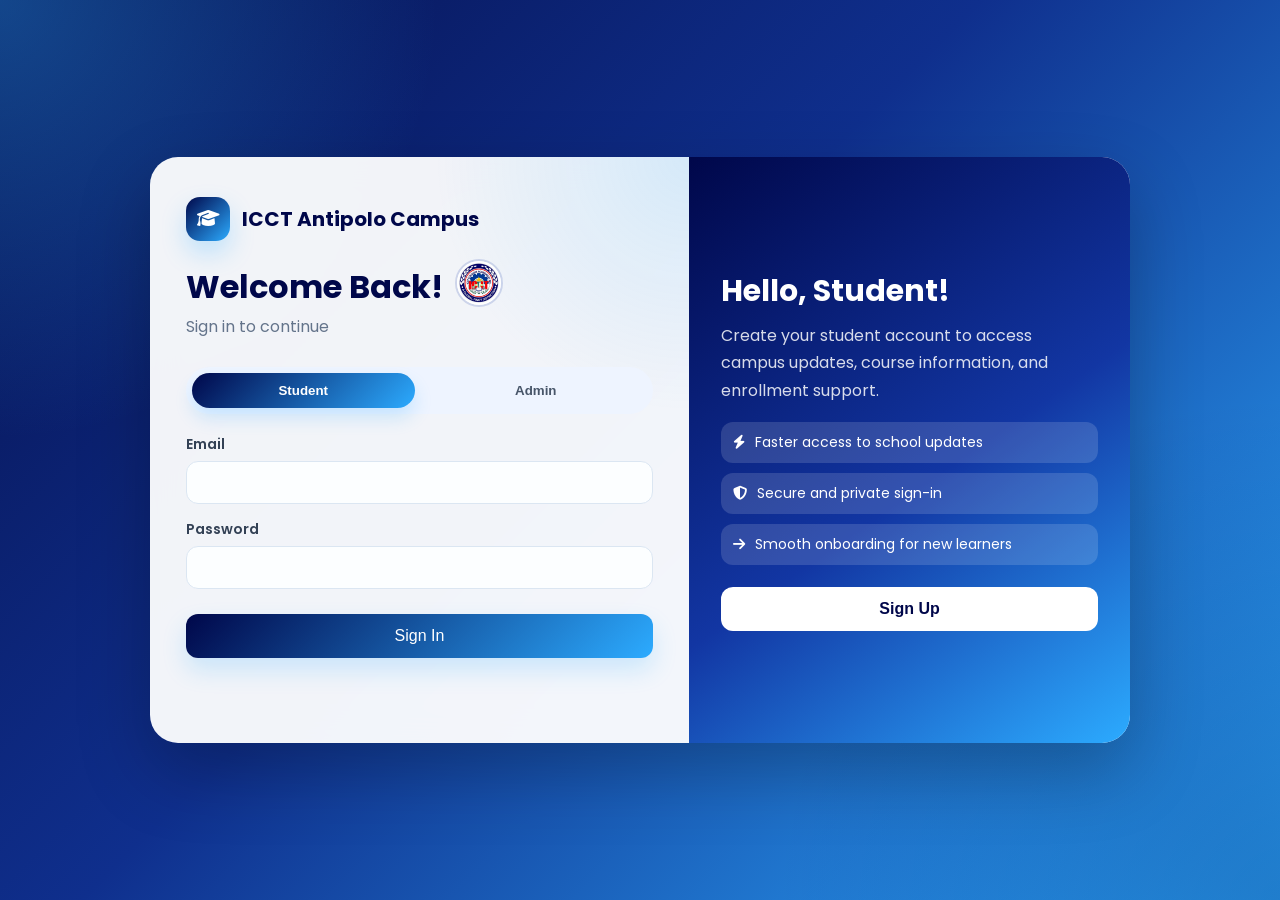
<file: login.html>
<!DOCTYPE html>
<html lang="en">
<head>
  <meta charset="UTF-8">
  <meta name="viewport" content="width=device-width, initial-scale=1.0">
  <title>ICCT Antipolo Campus Tour</title>
  <link rel="icon" type="image/x-icon" href="img/icct-colleges-rizal-philippines.webp">
  <link rel="stylesheet" href="https://cdnjs.cloudflare.com/ajax/libs/font-awesome/6.4.0/css/all.min.css">
  <link rel="stylesheet" href="login.css">
</head>
<body>
  <div class="login-container">
    <!-- Left Panel -->
    <div class="login-panel">
      <div class="brand-row">
        <div class="brand-mark"><i class="fas fa-graduation-cap"></i></div>
        <h2>ICCT Antipolo Campus</h2>
      </div>

      <div class="container">
        <div class="item-1">
          <h2 class="h2">Welcome Back!</h2>
        </div>
        <div class="item-2">
          <img class="login-image" src="img/icct-colleges-rizal-philippines.webp" alt="ICCT Colleges">
        </div>
      </div>

      <p class="form-text">Sign in to continue</p>

      <!-- Role Switch -->
      <div class="role-switch">
        <button type="button" class="role-btn active" data-role="student">Student</button>
        <button type="button" class="role-btn" data-role="admin">Admin</button>
      </div>

      <!-- Login Form -->
      <form id="loginForm">
        <div class="input-group">
          <label for="email">Email</label>
          <input type="email" id="email" required>
        </div>

        <div class="input-group">
          <label for="password">Password</label>
          <input type="password" id="password" required>
        </div>

        <button type="submit" class="login-btn">Sign In</button>
      </form>

      <p id="message"></p>
    </div>

    <!-- admin login = Email: admin@icct.com Password: admin123 -->

    <!-- Right Panel -->
    <div class="signup-panel">
      <h2>Hello, Student!</h2>
      <p>Create your student account to access campus updates, course information, and enrollment support.</p>
      <ul class="feature-list">
        <li><i class="fas fa-bolt"></i> Faster access to school updates</li>
        <li><i class="fas fa-shield-alt"></i> Secure and private sign-in</li>
        <li><i class="fas fa-arrow-right"></i> Smooth onboarding for new learners</li>
      </ul>
      <button type="button" class="signup-btn" id="openSignupBtn">Sign Up</button>
    </div>
  </div>

  <!-- Signup Modal -->
  <div class="modal" id="signupModal">
    <div class="modal-content">
      <span class="close-btn" id="closeSignupBtn">&times;</span>
      <h2>Create Student Account</h2>
      <form id="signupForm">
        <div class="input-group">
          <label for="signupName">Full Name</label>
          <input type="text" id="signupName" required>
        </div>

        <div class="input-group">
          <label for="signupEmail">Email</label>
          <input type="email" id="signupEmail" required>
        </div>

        <div class="input-group">
          <label for="signupPassword">Password</label>
          <input type="password" id="signupPassword" required>
        </div>

        <div class="input-group">
          <label for="signupConfirmPassword">Confirm Password</label>
          <input type="password" id="signupConfirmPassword" required>
        </div>

        <button type="submit" class="login-btn">Create Account</button>
      </form>

      <p id="signupMessage"></p>
    </div>
  </div>

  <script src="app.js"></script>
</body>
</html>
</file>
<file: login.css>
@import url('https://fonts.googleapis.com/css2?family=Poppins:wght@300;400;500;600;700;800&display=swap');

:root {
  --primary-dark: #00074A;
  --primary: #1236a3;
  --accent: #2CABFF;
  --surface: rgba(255, 255, 255, 0.95);
  --text-dark: #0f172a;
  --text-muted: #64748b;
}

* {
  box-sizing: border-box;
}

body {
  margin: 0;
  font-family: "Poppins", sans-serif;
  min-height: 100vh;
  display: flex;
  justify-content: center;
  align-items: center;
  padding: 24px;
  background:
    radial-gradient(circle at top left, rgba(44, 171, 255, 0.35), transparent 28%),
    radial-gradient(circle at bottom right, rgba(0, 7, 74, 0.28), transparent 32%),
    linear-gradient(135deg, #06104d 0%, #0f2f8d 45%, #2cabff 100%);
  color: var(--text-dark);
}

.login-container {
  width: min(980px, 100%);
  min-height: 560px;
  display: grid;
  grid-template-columns: 1.1fr 0.9fr;
  background: var(--surface);
  border-radius: 28px;
  overflow: hidden;
  box-shadow: 0 28px 70px rgba(0, 0, 0, 0.25);
  backdrop-filter: blur(16px);
}

.login-panel {
  padding: 40px 36px;
  display: flex;
  flex-direction: column;
  justify-content: center;
  position: relative;
}

.login-panel::before {
  content: "";
  position: absolute;
  inset: 0;
  background: radial-gradient(circle at top right, rgba(44, 171, 255, 0.14), transparent 32%);
  pointer-events: none;
}

.brand-row {
  display: flex;
  align-items: center;
  gap: 12px;
  margin-bottom: 18px;
  position: relative;
  z-index: 1;
}

.brand-mark {
  width: 44px;
  height: 44px;
  display: grid;
  place-items: center;
  border-radius: 14px;
  background: linear-gradient(135deg, var(--primary-dark), var(--accent));
  color: white;
  font-size: 18px;
  box-shadow: 0 12px 24px rgba(44, 171, 255, 0.25);
}

.brand-row h2 {
  margin: 0;
  font-size: 20px;
  color: var(--primary-dark);
}

.container {
  display: flex;
  align-items: center;
  gap: 12px;
  position: relative;
  z-index: 1;
}

.h2 {
  margin: 0;
  font-size: 32px;
  color: var(--primary-dark);
}

.form-text {
  margin: 0 0 18px;
  color: var(--text-muted);
  position: relative;
  z-index: 1;
}

.login-image {
  width: 48px;
  height: 48px;
  border-radius: 50%;
  border: 2px solid rgba(18, 54, 163, 0.16);
  object-fit: cover;
}

.role-switch {
  display: flex;
  gap: 10px;
  margin: 10px 0 20px;
  padding: 6px;
  border-radius: 999px;
  background: #eef4ff;
  position: relative;
  z-index: 1;
}

.role-btn {
  flex: 1;
  padding: 10px 12px;
  border: none;
  border-radius: 999px;
  cursor: pointer;
  background: transparent;
  color: #475569;
  transition: 0.25s ease;
  font-weight: 600;
}

.role-btn.active {
  background: linear-gradient(135deg, var(--primary-dark), var(--accent));
  color: white;
  box-shadow: 0 10px 18px rgba(44, 171, 255, 0.2);
}

.role-btn:hover {
  background: rgba(18, 54, 163, 0.08);
}

.input-group {
  margin-bottom: 15px;
  position: relative;
  z-index: 1;
}

.input-group label {
  display: block;
  margin-bottom: 6px;
  font-size: 14px;
  color: #334155;
  font-weight: 600;
}

.input-group input {
  width: 100%;
  padding: 13px 14px;
  border: 1px solid #dbe6f2;
  border-radius: 12px;
  outline: none;
  background: #fcfeff;
  transition: 0.2s ease;
}

.input-group input:focus {
  border-color: var(--accent);
  box-shadow: 0 0 0 4px rgba(44, 171, 255, 0.14);
}

.login-btn {
  width: 100%;
  padding: 13px 14px;
  border: none;
  border-radius: 12px;
  color: white;
  font-size: 16px;
  cursor: pointer;
  margin-top: 10px;
  transition: 0.25s ease;
  background: linear-gradient(135deg, var(--primary-dark), var(--accent));
  box-shadow: 0 12px 24px rgba(44, 171, 255, 0.2);
}

.login-btn:hover {
  transform: translateY(-2px);
  box-shadow: 0 16px 26px rgba(44, 171, 255, 0.24);
}

.signup-panel {
  background: linear-gradient(145deg, #00074A 0%, #1236a3 55%, #2CABFF 100%);
  color: white;
  padding: 40px 32px;
  display: flex;
  flex-direction: column;
  justify-content: center;
  text-align: left;
}

.signup-panel h2 {
  margin: 0 0 8px;
  font-size: 30px;
}

.signup-panel p {
  margin: 0;
  color: rgba(255, 255, 255, 0.84);
  line-height: 1.7;
}

.feature-list {
  list-style: none;
  padding: 0;
  margin: 18px 0 0;
  display: grid;
  gap: 10px;
}

.feature-list li {
  display: flex;
  align-items: center;
  gap: 10px;
  background: rgba(255, 255, 255, 0.14);
  padding: 10px 12px;
  border-radius: 12px;
  font-size: 14px;
}

.signup-btn {
  margin-top: 22px;
  padding: 13px 14px;
  border: none;
  border-radius: 12px;
  background: white;
  color: var(--primary-dark);
  font-size: 16px;
  cursor: pointer;
  font-weight: 700;
  transition: 0.25s ease;
}

.signup-btn:hover {
  transform: translateY(-2px);
}

#message,
#signupMessage {
  min-height: 1.2em;
  margin-top: 14px;
  font-size: 14px;
  font-weight: 600;
}

.success {
  color: #16a34a;
}

.error {
  color: #dc2626;
}

.modal {
  display: none;
  position: fixed;
  inset: 0;
  background: rgba(2, 8, 23, 0.6);
  justify-content: center;
  align-items: center;
  padding: 20px;
  z-index: 999;
}

.modal.show {
  display: flex;
}

.modal-content {
  background: white;
  width: min(460px, 100%);
  padding: 30px;
  border-radius: 24px;
  position: relative;
  box-shadow: 0 20px 50px rgba(0, 0, 0, 0.24);
}

.modal-content h2 {
  margin-top: 0;
  color: var(--primary-dark);
}

.close-btn {
  position: absolute;
  top: 12px;
  right: 16px;
  font-size: 24px;
  cursor: pointer;
  color: #64748b;
}

@media (max-width: 768px) {
  body {
    padding: 16px;
  }

  .login-container {
    grid-template-columns: 1fr;
  }

  .signup-panel {
    min-height: 230px;
    order: -1;
  }

  .login-panel {
    padding: 28px 20px 32px;
  }
}
</file>
